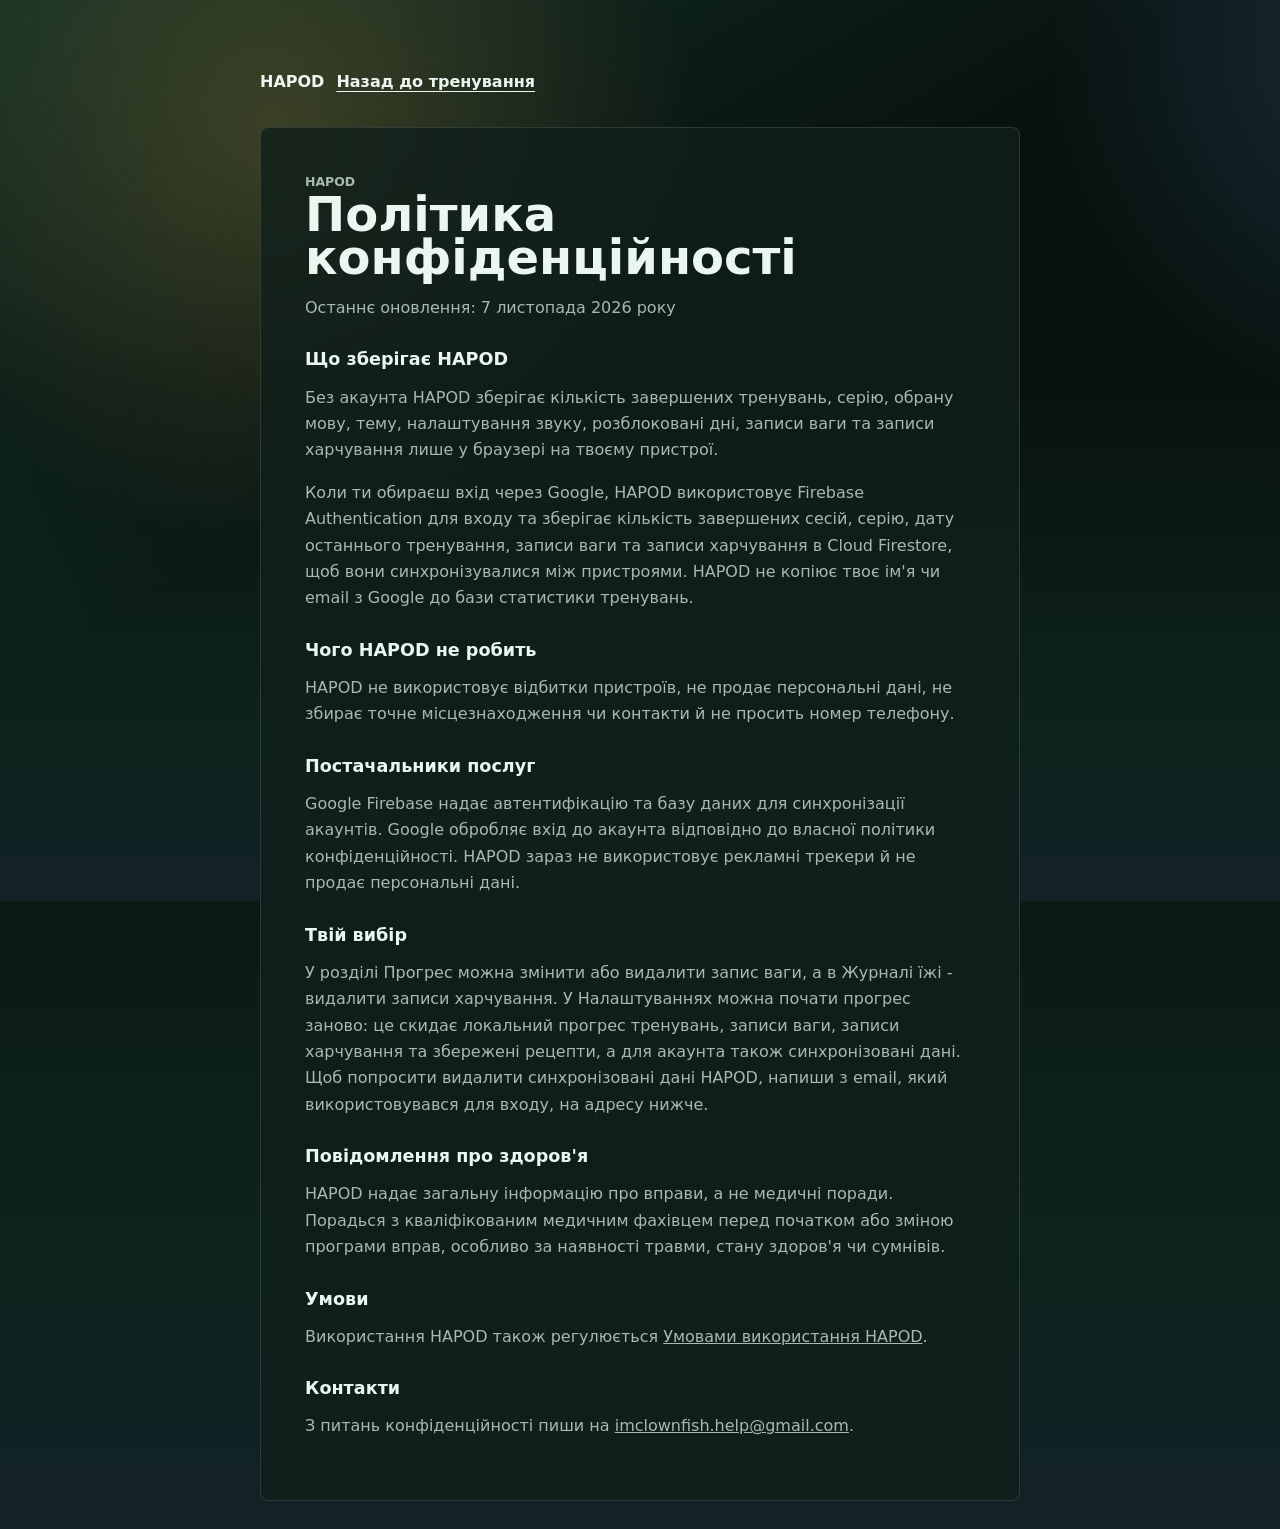
<file: privacy.html>
<!doctype html>
<html lang="en" data-theme="dark">
  <head>
    <meta charset="UTF-8" />
    <meta name="viewport" content="width=device-width, initial-scale=1, viewport-fit=cover" />
    <meta name="theme-color" content="#081310" />
    <meta name="description" content="HAPOD privacy policy" />
    <script>try { const theme = localStorage.getItem("hapodTheme") || "dark"; const language = localStorage.getItem("hapodLanguage") || "uk"; document.documentElement.dataset.theme = theme; document.documentElement.lang = language; } catch {}</script>
    <link rel="icon" href="icon.svg" />
    <link rel="stylesheet" href="styles.css?v=0.8.30" />
    <title>Privacy | HAPOD</title>
  </head>
  <body data-legal-page="privacy">
    <main class="legal-shell">
      <nav class="legal-nav" aria-label="Site navigation">
        <a href="index.html">HAPOD</a>
        <a class="legal-en" href="index.html">Back to workout</a>
        <a class="legal-uk" href="index.html">Назад до тренування</a>
      </nav>
      <article class="legal-page legal-copy legal-en">
        <p class="eyebrow">HAPOD</p><h1>Privacy Policy</h1><p>Last updated: November 7, 2026</p>
        <h2>What HAPOD stores</h2><p>Without an account, HAPOD stores your workout completion count, streak, selected language, theme, sound preference, unlocked workout days, weight check-ins, meal-log entries, and saved recipes only in your browser on your device.</p><p>When you choose Google sign-in, HAPOD uses Firebase Authentication to sign you in and stores your completed-session count, streak, last completed date, weight check-ins, meal-log entries, and saved recipes in Cloud Firestore so they can sync across your devices. HAPOD does not copy your Google email address or name into its workout-statistics database.</p>
        <h2>What HAPOD does not do</h2><p>HAPOD does not use device fingerprinting, sell personal information, collect precise location, collect contacts, or ask for a phone number.</p>
        <h2>Service providers</h2><p>Google Firebase provides authentication and the database used for signed-in account syncing. Google handles account sign-in under its own privacy policy. HAPOD does not currently use advertising trackers or sell personal information.</p>
        <h2>Your choices</h2><p>You can edit or remove a weight check-in from the Progress screen and remove meal-log entries from the Food Log. Restarting progress from Settings clears local workout progress, weight check-ins, meal-log entries, and saved recipes, and clears synced versions for a signed-in account. To request deletion of synced HAPOD data, email the address below from the account you used to sign in.</p>
        <h2>Health notice</h2><p>HAPOD provides general exercise information, not medical advice. Talk with a qualified health professional before starting or changing an exercise program, especially if you have an injury, medical condition, or concern.</p>
        <h2>Terms</h2><p>Using HAPOD is also subject to the <a href="terms.html">HAPOD Terms of Use</a>.</p>
        <h2>Contact</h2><p>For privacy questions, contact <a href="mailto:imclownfish.help@gmail.com">imclownfish.help@gmail.com</a>.</p>
      </article>
      <article class="legal-page legal-copy legal-uk">
        <p class="eyebrow">HAPOD</p><h1>Політика конфіденційності</h1><p>Останнє оновлення: 7 листопада 2026 року</p>
        <h2>Що зберігає HAPOD</h2><p>Без акаунта HAPOD зберігає кількість завершених тренувань, серію, обрану мову, тему, налаштування звуку, розблоковані дні, записи ваги та записи харчування лише у браузері на твоєму пристрої.</p><p>Коли ти обираєш вхід через Google, HAPOD використовує Firebase Authentication для входу та зберігає кількість завершених сесій, серію, дату останнього тренування, записи ваги та записи харчування в Cloud Firestore, щоб вони синхронізувалися між пристроями. HAPOD не копіює твоє ім'я чи email з Google до бази статистики тренувань.</p>
        <h2>Чого HAPOD не робить</h2><p>HAPOD не використовує відбитки пристроїв, не продає персональні дані, не збирає точне місцезнаходження чи контакти й не просить номер телефону.</p>
        <h2>Постачальники послуг</h2><p>Google Firebase надає автентифікацію та базу даних для синхронізації акаунтів. Google обробляє вхід до акаунта відповідно до власної політики конфіденційності. HAPOD зараз не використовує рекламні трекери й не продає персональні дані.</p>
        <h2>Твій вибір</h2><p>У розділі Прогрес можна змінити або видалити запис ваги, а в Журналі їжі - видалити записи харчування. У Налаштуваннях можна почати прогрес заново: це скидає локальний прогрес тренувань, записи ваги, записи харчування та збережені рецепти, а для акаунта також синхронізовані дані. Щоб попросити видалити синхронізовані дані HAPOD, напиши з email, який використовувався для входу, на адресу нижче.</p>
        <h2>Повідомлення про здоров'я</h2><p>HAPOD надає загальну інформацію про вправи, а не медичні поради. Порадься з кваліфікованим медичним фахівцем перед початком або зміною програми вправ, особливо за наявності травми, стану здоров'я чи сумнівів.</p>
        <h2>Умови</h2><p>Використання HAPOD також регулюється <a href="terms.html">Умовами використання HAPOD</a>.</p>
        <h2>Контакти</h2><p>З питань конфіденційності пиши на <a href="mailto:imclownfish.help@gmail.com">imclownfish.help@gmail.com</a>.</p>
      </article>
    </main>
    <script src="legal.js?v=0.8.30"></script>
  </body>
</html>
</file>
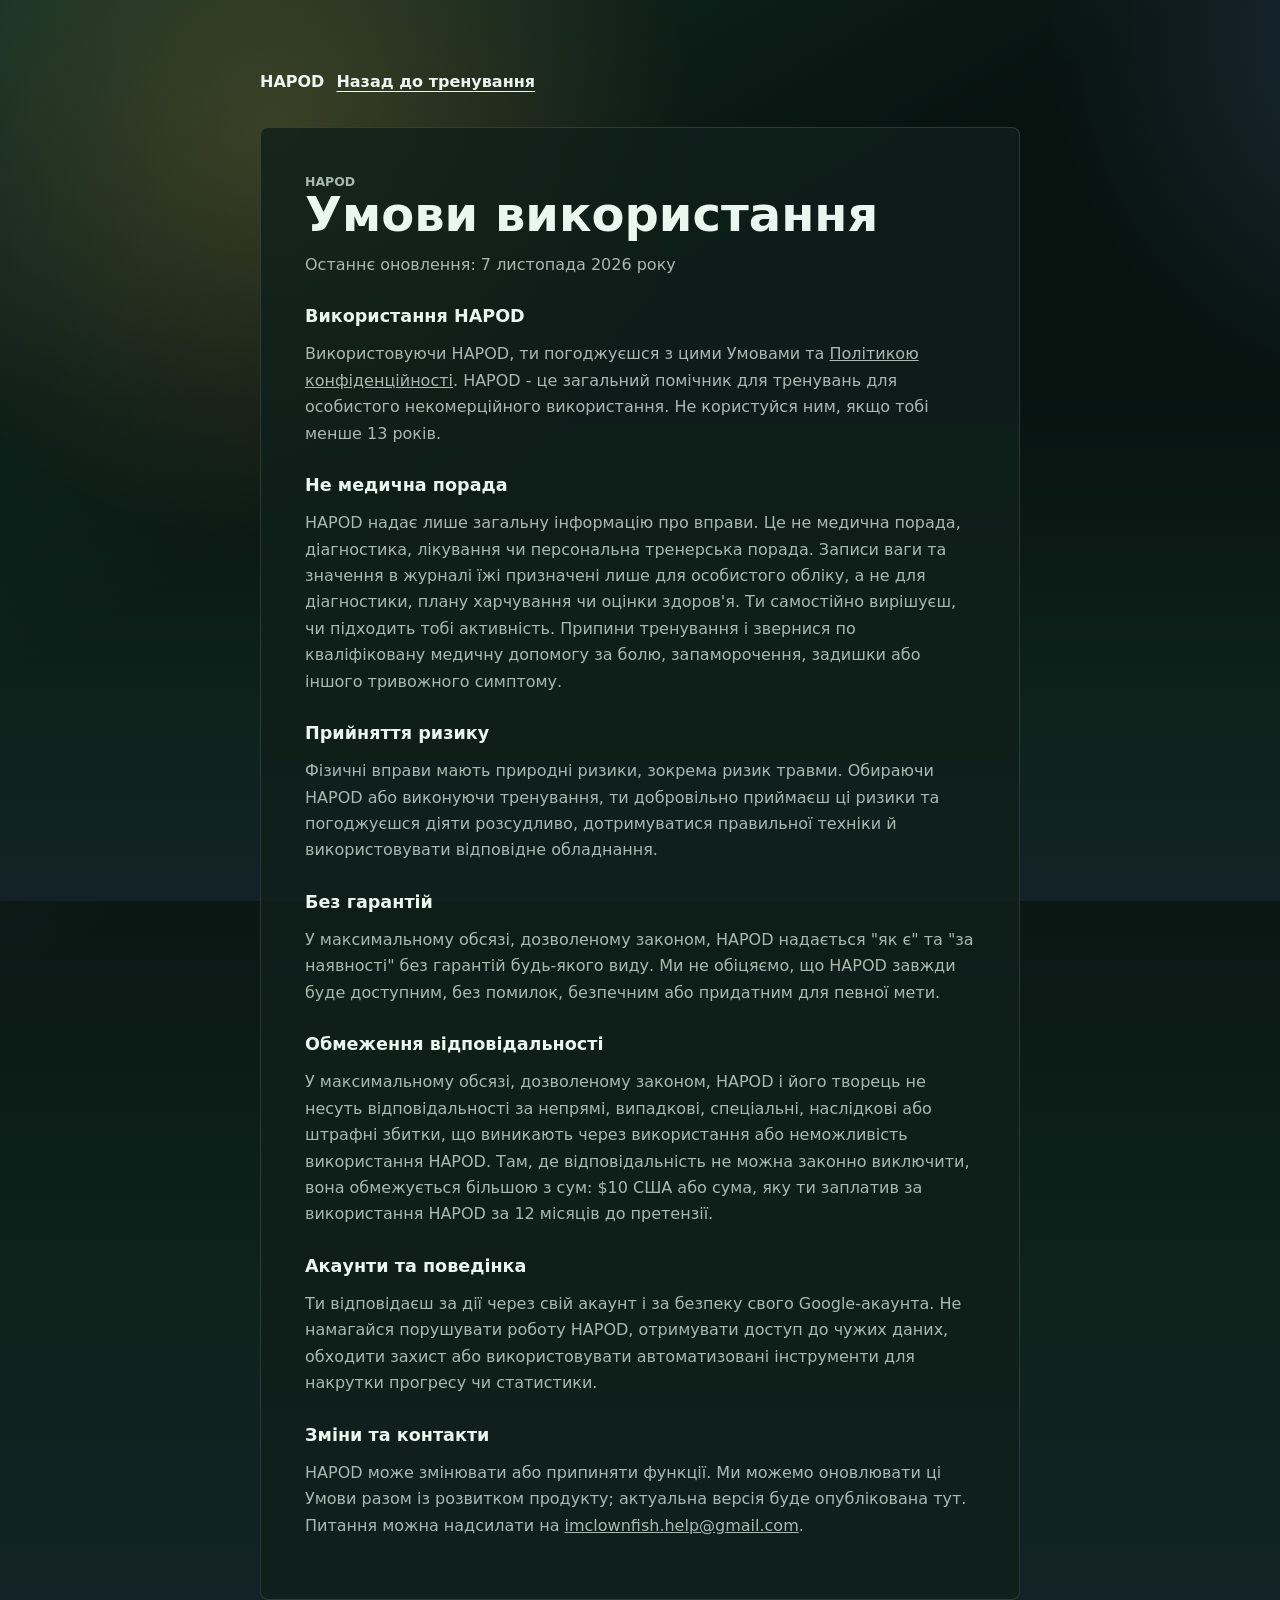
<file: terms.html>
<!doctype html>
<html lang="en" data-theme="dark">
  <head>
    <meta charset="UTF-8" />
    <meta name="viewport" content="width=device-width, initial-scale=1, viewport-fit=cover" />
    <meta name="theme-color" content="#081310" />
    <meta name="description" content="HAPOD terms of use" />
    <script>try { const theme = localStorage.getItem("hapodTheme") || "dark"; const language = localStorage.getItem("hapodLanguage") || "uk"; document.documentElement.dataset.theme = theme; document.documentElement.lang = language; } catch {}</script>
    <link rel="icon" href="icon.svg" />
    <link rel="stylesheet" href="styles.css?v=0.8.30" />
    <title>Terms | HAPOD</title>
  </head>
  <body data-legal-page="terms">
    <main class="legal-shell">
      <nav class="legal-nav" aria-label="Site navigation">
        <a href="index.html">HAPOD</a>
        <a class="legal-en" href="index.html">Back to workout</a>
        <a class="legal-uk" href="index.html">Назад до тренування</a>
      </nav>
      <article class="legal-page legal-copy legal-en">
        <p class="eyebrow">HAPOD</p><h1>Terms of Use</h1><p>Last updated: November 7, 2026</p>
        <h2>Using HAPOD</h2><p>By using HAPOD, you agree to these Terms and the <a href="privacy.html">Privacy Policy</a>. HAPOD is a general workout companion for personal, non-commercial use. Do not use it if you are under 13.</p>
        <h2>Not medical advice</h2><p>HAPOD provides general exercise information only. It does not provide medical advice, diagnosis, treatment, or personalized training advice. Weight check-ins and food-log values are personal recordkeeping only, not a diagnosis, nutrition plan, or assessment of health. You are responsible for deciding whether an activity is appropriate for you. Stop exercising and seek qualified medical help if you experience pain, dizziness, shortness of breath, or another concerning symptom.</p>
        <h2>Assumption of risk</h2><p>Exercise carries inherent risks, including injury. By choosing to use HAPOD or follow a workout, you voluntarily accept those risks and agree to use reasonable judgment, proper form, and appropriate equipment.</p>
        <h2>No warranty</h2><p>To the fullest extent permitted by law, HAPOD is provided "as is" and "as available" without warranties of any kind. We do not promise that HAPOD will always be available, error-free, secure, or suitable for a particular purpose.</p>
        <h2>Limits on liability</h2><p>To the fullest extent permitted by law, HAPOD and its creator are not liable for indirect, incidental, special, consequential, or punitive damages arising from your use of, or inability to use, HAPOD. Where liability cannot legally be excluded, it is limited to the greater of $10 USD or the amount you paid to use HAPOD in the 12 months before a claim.</p>
        <h2>Accounts and conduct</h2><p>You are responsible for activity through your account and for keeping your Google account secure. Do not attempt to disrupt HAPOD, access another person's data, bypass security controls, or use automated tools to inflate progress or statistics.</p>
        <h2>Changes and contact</h2><p>HAPOD may change or discontinue features. We may update these Terms as the product changes; the latest version will be posted here. Questions can be sent to <a href="mailto:imclownfish.help@gmail.com">imclownfish.help@gmail.com</a>.</p>
      </article>
      <article class="legal-page legal-copy legal-uk">
        <p class="eyebrow">HAPOD</p><h1>Умови використання</h1><p>Останнє оновлення: 7 листопада 2026 року</p>
        <h2>Використання HAPOD</h2><p>Використовуючи HAPOD, ти погоджуєшся з цими Умовами та <a href="privacy.html">Політикою конфіденційності</a>. HAPOD - це загальний помічник для тренувань для особистого некомерційного використання. Не користуйся ним, якщо тобі менше 13 років.</p>
        <h2>Не медична порада</h2><p>HAPOD надає лише загальну інформацію про вправи. Це не медична порада, діагностика, лікування чи персональна тренерська порада. Записи ваги та значення в журналі їжі призначені лише для особистого обліку, а не для діагностики, плану харчування чи оцінки здоров'я. Ти самостійно вирішуєш, чи підходить тобі активність. Припини тренування і звернися по кваліфіковану медичну допомогу за болю, запаморочення, задишки або іншого тривожного симптому.</p>
        <h2>Прийняття ризику</h2><p>Фізичні вправи мають природні ризики, зокрема ризик травми. Обираючи HAPOD або виконуючи тренування, ти добровільно приймаєш ці ризики та погоджуєшся діяти розсудливо, дотримуватися правильної техніки й використовувати відповідне обладнання.</p>
        <h2>Без гарантій</h2><p>У максимальному обсязі, дозволеному законом, HAPOD надається "як є" та "за наявності" без гарантій будь-якого виду. Ми не обіцяємо, що HAPOD завжди буде доступним, без помилок, безпечним або придатним для певної мети.</p>
        <h2>Обмеження відповідальності</h2><p>У максимальному обсязі, дозволеному законом, HAPOD і його творець не несуть відповідальності за непрямі, випадкові, спеціальні, наслідкові або штрафні збитки, що виникають через використання або неможливість використання HAPOD. Там, де відповідальність не можна законно виключити, вона обмежується більшою з сум: $10 США або сума, яку ти заплатив за використання HAPOD за 12 місяців до претензії.</p>
        <h2>Акаунти та поведінка</h2><p>Ти відповідаєш за дії через свій акаунт і за безпеку свого Google-акаунта. Не намагайся порушувати роботу HAPOD, отримувати доступ до чужих даних, обходити захист або використовувати автоматизовані інструменти для накрутки прогресу чи статистики.</p>
        <h2>Зміни та контакти</h2><p>HAPOD може змінювати або припиняти функції. Ми можемо оновлювати ці Умови разом із розвитком продукту; актуальна версія буде опублікована тут. Питання можна надсилати на <a href="mailto:imclownfish.help@gmail.com">imclownfish.help@gmail.com</a>.</p>
      </article>
    </main>
    <script src="legal.js?v=0.8.30"></script>
  </body>
</html>
</file>
<file: styles.css>
:root {
  color-scheme: dark;
  --ink: #edf7f2;
  --muted: #a8b9b2;
  --paper: #081310;
  --panel: rgba(15, 31, 27, 0.88);
  --soft-panel: rgba(255, 255, 255, 0.06);
  --line: rgba(221, 235, 226, 0.14);
  --deep: #eaf7f1;
  --leaf: #54d39d;
  --gold: #efb84d;
  --blue: #76a9fa;
  --danger: #ff5f57;
  --action-start: #155f49;
  --action-end: #2f9b73;
  --action-text: #ffffff;
  --timer-track: rgba(255, 255, 255, 0.1);
  --shadow: 0 22px 55px rgba(0, 0, 0, 0.35);
  --safe-top: max(72px, calc(env(safe-area-inset-top) + 24px));
  --safe-bottom: max(28px, calc(env(safe-area-inset-bottom) + 16px));
  --dialog-safe-top: max(92px, calc(env(safe-area-inset-top) + 34px));
  --drawer-width: min(390px, 88vw);
  font-family:
    Inter, ui-sans-serif, system-ui, -apple-system, BlinkMacSystemFont, "Segoe UI", sans-serif;
}

[data-theme="light"] {
  color-scheme: light;
  --ink: #10231e;
  --muted: #587069;
  --paper: #fbfaf5;
  --panel: rgba(255, 255, 255, 0.88);
  --soft-panel: rgba(255, 255, 255, 0.72);
  --line: #dfe8df;
  --deep: #14342b;
  --leaf: #2f7d62;
  --gold: #d59b2d;
  --blue: #386fa4;
  --danger: #a34336;
  --action-start: #14342b;
  --action-end: #1d5e4a;
  --action-text: #ffffff;
  --timer-track: #dfe8df;
  --shadow: 0 22px 55px rgba(16, 35, 30, 0.12);
}

* {
  box-sizing: border-box;
}

html {
  min-height: 100%;
  min-height: 100lvh;
  background:
    radial-gradient(circle at 18% 12%, color-mix(in srgb, var(--gold) 20%, transparent), transparent 26rem),
    radial-gradient(circle at 86% 3%, color-mix(in srgb, var(--blue) 18%, transparent), transparent 24rem),
    linear-gradient(150deg, color-mix(in srgb, var(--leaf) 14%, transparent), transparent 42%),
    linear-gradient(180deg, transparent 44%, color-mix(in srgb, var(--leaf) 8%, transparent) 80%, color-mix(in srgb, var(--blue) 10%, transparent) 100%),
    var(--paper);
  background-size: 120% 120%, 130% 130%, 100% 100%, 100% 100%, auto;
  background-repeat: no-repeat;
}

body {
  position: relative;
  min-height: 100dvh;
  min-height: 100lvh;
  margin: 0;
  color: var(--ink);
  isolation: isolate;
  background:
    radial-gradient(circle at 18% 12%, color-mix(in srgb, var(--gold) 20%, transparent), transparent 26rem),
    radial-gradient(circle at 86% 3%, color-mix(in srgb, var(--blue) 18%, transparent), transparent 24rem),
    linear-gradient(150deg, color-mix(in srgb, var(--leaf) 14%, transparent), transparent 42%),
    linear-gradient(180deg, transparent 44%, color-mix(in srgb, var(--leaf) 8%, transparent) 80%, color-mix(in srgb, var(--blue) 10%, transparent) 100%),
    var(--paper);
  background-size: 120% 120%, 130% 130%, 100% 100%, 100% 100%, auto;
  background-repeat: no-repeat;
  animation: ambient-bg 18s ease-in-out infinite alternate;
}

body::before {
  position: fixed;
  inset: -1px 0;
  z-index: 0;
  background:
    radial-gradient(circle at 18% 12%, color-mix(in srgb, var(--gold) 20%, transparent), transparent 26rem),
    radial-gradient(circle at 86% 3%, color-mix(in srgb, var(--blue) 18%, transparent), transparent 24rem),
    linear-gradient(150deg, color-mix(in srgb, var(--leaf) 14%, transparent), transparent 42%),
    linear-gradient(180deg, transparent 44%, color-mix(in srgb, var(--leaf) 8%, transparent) 80%, color-mix(in srgb, var(--blue) 10%, transparent) 100%),
    var(--paper);
  background-size: 120% 120%, 130% 130%, 100% 100%, 100% 100%, auto;
  pointer-events: none;
  content: "";
}

html.dialog-open,
body.dialog-open {
  overflow: hidden;
  overscroll-behavior: none;
}

body.dialog-open {
  position: fixed;
  right: 0;
  left: 0;
  width: 100%;
}

button {
  border: 0;
  border-radius: 8px;
  font: inherit;
  font-weight: 750;
  cursor: pointer;
  transition:
    transform 160ms ease,
    box-shadow 160ms ease,
    border-color 160ms ease,
    background 160ms ease;
  -webkit-tap-highlight-color: transparent;
}

button:active {
  transform: scale(0.98);
}

button:focus-visible {
  outline: 3px solid rgba(56, 111, 164, 0.35);
  outline-offset: 3px;
}

button svg {
  width: 1.15em;
  height: 1.15em;
  fill: none;
  stroke: currentColor;
  stroke-linecap: round;
  stroke-linejoin: round;
  stroke-width: 1.9;
}

.with-icon {
  display: inline-flex;
  align-items: center;
  justify-content: center;
  gap: 8px;
}

.app-shell {
  position: relative;
  z-index: 1;
  width: min(920px, 100%);
  min-height: 100svh;
  min-height: 100lvh;
  margin: 0 auto;
  padding: var(--safe-top) 16px var(--safe-bottom);
}

.app-shell:has(#homeView.active) {
  display: flex;
  flex-direction: column;
  justify-content: center;
}

.view.active#homeView {
  width: 100%;
}

.topbar {
  position: relative;
  z-index: 4;
  display: flex;
  justify-content: flex-end;
  min-height: 42px;
  margin-bottom: 8px;
  animation: rise-in 520ms ease both;
}

.eyebrow,
.date-line,
.mode-label,
.progress-block p {
  margin: 0;
  color: var(--muted);
  font-size: 0.78rem;
  font-weight: 800;
  letter-spacing: 0;
  text-transform: uppercase;
  overflow-wrap: normal;
  word-break: keep-all;
}

h1,
h2,
h3,
h4,
p {
  overflow-wrap: anywhere;
}

h1 {
  margin: 2px 0 0;
  color: var(--deep);
  font-size: clamp(2.45rem, 12vw, 4.7rem);
  line-height: 0.9;
}

h2 {
  margin: 8px 0 10px;
  color: var(--deep);
  font-size: clamp(2rem, 8vw, 3.7rem);
  line-height: 0.98;
}

h3 {
  margin: 0 0 10px;
  font-size: 1.45rem;
}

h4 {
  margin: 0 0 6px;
  color: var(--deep);
  font-size: 0.9rem;
}

.streak-pill {
  display: grid;
  min-width: 86px;
  padding: 10px 12px;
  border: 1px solid var(--line);
  border-radius: 8px;
  background: var(--soft-panel);
  text-align: center;
}

.streak-main {
  display: inline-flex;
  align-items: center;
  justify-content: center;
  gap: 4px;
}

#streakIcon {
  display: inline-grid;
  color: var(--gold);
}

#streakIcon svg {
  width: 1.25rem;
  height: 1.25rem;
  fill: none;
  stroke: currentColor;
}

.top-actions {
  display: block;
  pointer-events: auto;
}

.top-action-buttons {
  display: flex;
  align-items: center;
  gap: 8px;
}

.settings-button,
.account-button {
  display: grid;
  width: 42px;
  height: 42px;
  place-items: center;
  color: var(--deep);
  border: 1px solid var(--line);
  border-radius: 50%;
  background: var(--soft-panel);
  font-size: 1.05rem;
  transition:
    opacity 220ms ease,
    transform 220ms ease,
    background 160ms ease,
    border-color 160ms ease;
}

.account-button {
  color: var(--leaf);
}

.settings-button svg,
.account-button svg {
  width: 1.15rem;
  height: 1.15rem;
  fill: none;
  stroke: currentColor;
  stroke-linecap: round;
  stroke-linejoin: round;
  stroke-width: 1.9;
}

.settings-button.is-hidden {
  opacity: 0;
  pointer-events: none;
  transform: scale(0.88);
}

.streak-pill span {
  color: var(--leaf);
  font-size: 1.7rem;
  font-weight: 900;
  line-height: 1;
}

.streak-pill small {
  color: var(--muted);
  font-size: 0.68rem;
  font-weight: 800;
  text-transform: uppercase;
}

.view {
  display: none;
}

.view.active {
  display: block;
  animation: view-in 280ms ease both;
}

.hero,
.exercise-card,
.info-panel,
.finish-card {
  border: 1px solid var(--line);
  border-radius: 8px;
  background: var(--panel);
  box-shadow: var(--shadow);
  backdrop-filter: blur(18px);
}

.hero {
  position: relative;
  overflow: hidden;
  padding: 20px;
}

.hero-heading {
  position: relative;
  z-index: 2;
}

.hero-title-row {
  display: flex;
  align-items: center;
  justify-content: space-between;
  gap: 16px;
}

.hero-title-row h2 {
  margin: 4px 0 0;
  font-size: clamp(2.35rem, 8vw, 4.3rem);
  line-height: 0.9;
  white-space: nowrap;
}

.hero-streak {
  position: relative;
  z-index: 2;
  flex: 0 0 auto;
}

.hero-streak .streak-pill {
  min-width: 96px;
  padding: 8px 10px;
}

.hero::after {
  position: absolute;
  right: -44px;
  bottom: -54px;
  width: 180px;
  height: 180px;
  border: 20px solid rgba(47, 125, 98, 0.1);
  border-radius: 50%;
  content: "";
}

.finish-card p {
  margin: 0;
  color: var(--muted);
  font-size: 1.05rem;
  line-height: 1.5;
}

.today-note {
  position: relative;
  z-index: 1;
  margin-top: 14px;
  padding: 12px 14px;
  border-left: 4px solid var(--gold);
  border-radius: 8px;
  color: var(--deep);
  background: color-mix(in srgb, var(--gold) 14%, transparent);
  font-weight: 750;
  line-height: 1.35;
}

.today-note p {
  margin: 0;
}

.today-note a {
  display: inline-flex;
  margin-top: 8px;
  color: var(--leaf-light);
  font-size: 0.75rem;
  font-weight: 700;
  letter-spacing: 0;
  text-decoration-thickness: 1px;
  text-underline-offset: 3px;
}

.settings-privacy {
  display: inline-flex;
  width: fit-content;
  margin-top: 4px;
  color: var(--muted);
  font-size: 0.82rem;
  font-weight: 700;
  letter-spacing: 0;
  text-decoration-thickness: 1px;
  text-underline-offset: 3px;
}

.legal-shell {
  position: relative;
  z-index: 1;
  width: min(760px, calc(100% - 32px));
  min-height: 100vh;
  margin: 0 auto;
  padding: var(--safe-top) 0 var(--safe-bottom);
}

.legal-nav {
  display: flex;
  align-items: center;
  gap: 12px;
  margin-bottom: 36px;
}

.legal-nav a {
  color: var(--text);
  font-weight: 800;
  text-decoration: none;
}

.legal-nav a:last-child {
  color: var(--leaf-light);
  text-decoration: underline;
  text-underline-offset: 4px;
}

.legal-page {
  padding: clamp(22px, 5vw, 44px);
  border: 1px solid var(--line);
  border-radius: 8px;
  background: color-mix(in srgb, var(--panel) 92%, transparent);
}

.legal-page h1 {
  margin: 0 0 8px;
  font-size: clamp(2rem, 6vw, 3rem);
  letter-spacing: 0;
}

.legal-page h2 {
  margin: 30px 0 9px;
  font-size: 1.1rem;
  letter-spacing: 0;
}

.legal-page p,
.legal-page li {
  color: var(--muted);
  line-height: 1.65;
}

.legal-page ul {
  padding-left: 20px;
}

.legal-page a {
  color: var(--leaf-light);
}

.legal-uk {
  display: none;
}

html[lang="uk"] .legal-en {
  display: none;
}

html[lang="uk"] .legal-uk {
  display: block;
}

html[lang="uk"] .legal-nav .legal-uk {
  display: inline;
}

[data-theme="light"] .today-note a {
  color: var(--leaf-dark);
}

.day-section {
  margin-top: 10px;
  padding: 14px;
  border: 1px solid var(--line);
  border-radius: 8px;
  background: var(--soft-panel);
}

.day-section-copy {
  display: grid;
  grid-template-rows: auto 0fr;
  gap: 0;
  margin-bottom: 6px;
  transition: gap 240ms ease, margin-bottom 240ms ease;
}

.day-section-copy strong {
  color: var(--deep);
  max-height: 0;
  overflow: hidden;
  opacity: 0;
  font-size: 0.9rem;
  text-align: left;
  transform: translateY(-5px);
  transition: max-height 240ms ease, opacity 180ms ease, transform 240ms ease;
}

.week-heading {
  display: inline-flex;
  align-items: center;
  gap: 8px;
}

.week-icon {
  display: grid;
  width: 30px;
  height: 30px;
  place-items: center;
  border-radius: 8px;
  color: var(--action-text);
  background: linear-gradient(135deg, var(--action-start), var(--action-end));
}

.week-icon svg {
  width: 1rem;
  height: 1rem;
  fill: none;
  stroke: currentColor;
}

.day-section-copy.has-status {
  grid-template-rows: auto 1fr;
  gap: 8px;
  margin-bottom: 12px;
}

.day-section-copy.has-status strong {
  max-height: 52px;
  opacity: 1;
  transform: translateY(0);
}

.day-strip {
  display: grid;
  grid-template-columns: repeat(7, minmax(42px, 1fr));
  gap: 8px;
  margin: 0;
}

.day-button {
  min-height: 46px;
  padding: 0 6px;
  color: var(--deep);
  border: 1px solid var(--line);
  background: var(--soft-panel);
  font-size: 0.88rem;
  font-weight: 900;
}

.day-button[aria-pressed="true"] {
  color: var(--action-text);
  border-color: transparent;
  background: linear-gradient(135deg, var(--action-start), var(--action-end));
  box-shadow: 0 12px 22px rgba(20, 52, 43, 0.18);
}

.day-button.is-today {
  border-color: color-mix(in srgb, var(--gold) 70%, var(--line));
}

.day-button.is-locked {
  color: var(--muted);
}

.day-button.is-locked::after {
  display: block;
  margin-top: 1px;
  content: "🔒";
  font-size: 0.62rem;
}

.summary-grid {
  display: grid;
  grid-template-columns: repeat(3, 1fr);
  gap: 10px;
  margin: 10px 0;
}

.summary-grid article {
  min-height: 82px;
  padding: 14px 10px;
  border: 1px solid var(--line);
  border-radius: 8px;
  background: var(--soft-panel);
  text-align: center;
  animation: rise-in 460ms ease both;
}

.summary-grid article:nth-child(2) {
  animation-delay: 60ms;
}

.summary-grid article:nth-child(3) {
  animation-delay: 120ms;
}

.summary-grid span {
  color: var(--deep);
  font-size: 1.65rem;
  font-weight: 900;
}

.summary-grid p {
  margin: 2px 0 0;
  color: var(--muted);
  font-size: 0.78rem;
  font-weight: 800;
  text-transform: uppercase;
}

.action-row {
  display: grid;
  grid-template-columns: 1.35fr 1fr;
  gap: 10px;
}

.primary-action,
.secondary-action,
.timer-controls button {
  min-height: 56px;
  padding: 0 16px;
}

.primary-action {
  color: var(--action-text);
  background: linear-gradient(135deg, var(--action-start), var(--action-end));
  box-shadow: 0 15px 28px rgba(20, 52, 43, 0.18);
}

.secondary-action,
.timer-controls button {
  color: var(--deep);
  border: 1px solid var(--line);
  background: var(--soft-panel);
}

.secondary-action:hover,
.timer-controls button:hover,
.icon-button:hover,
.settings-button:hover,
.setting-pill:hover {
  border-color: rgba(47, 125, 98, 0.35);
}

.progress-block {
  margin: 4px 0 14px;
}

.progress-track {
  height: 10px;
  margin-top: 8px;
  overflow: hidden;
  border-radius: 999px;
  background: var(--timer-track);
}

.progress-track span {
  display: block;
  width: 0%;
  height: 100%;
  border-radius: inherit;
  background: linear-gradient(90deg, var(--leaf), var(--gold));
  transition: width 420ms ease;
}

.exercise-card {
  position: relative;
  overflow: hidden;
  min-height: 430px;
  padding: 22px 18px;
  text-align: center;
}

.exercise-card::before {
  position: absolute;
  inset: 16px;
  border: 1px solid color-mix(in srgb, var(--leaf) 14%, transparent);
  border-radius: 8px;
  pointer-events: none;
  content: "";
}

.exercise-card.is-rest .timer-face {
  --timer-color: var(--blue);
}

.exercise-card.is-warning .timer-face {
  --timer-color: var(--danger);
  animation: focus-pulse 800ms ease infinite;
}

.target-line {
  min-height: 28px;
  margin: 0;
  color: var(--muted);
  font-size: 1.05rem;
  font-weight: 750;
}

.timer-face {
  position: relative;
  display: grid;
  width: min(78vw, 350px);
  aspect-ratio: 1;
  place-items: center;
  align-content: center;
  margin: 24px auto 18px;
  padding: 12px;
  border: 0;
  border-radius: 50%;
  background: conic-gradient(var(--timer-color) var(--timer-progress), var(--timer-track) 0);
  color: var(--deep);
  font-size: clamp(3.2rem, 16vw, 5.6rem);
  font-weight: 950;
  font-variant-numeric: tabular-nums;
  transition:
    border-color 220ms ease,
    transform 220ms ease;
}

.timer-face::before {
  position: absolute;
  inset: 12px;
  z-index: 0;
  border-radius: 50%;
  background:
    radial-gradient(circle, var(--panel) 58%, color-mix(in srgb, var(--gold) 12%, transparent)),
    linear-gradient(135deg, color-mix(in srgb, var(--blue) 9%, transparent), transparent);
  content: "";
}

.timer-face span,
.timer-face small {
  position: relative;
  z-index: 1;
}

#timerValue {
  display: block;
  max-width: 78%;
  overflow-wrap: normal;
  text-align: center;
  line-height: 0.95;
}

.timer-face.has-long-value #timerValue {
  font-size: clamp(1.55rem, 8vw, 3rem);
  line-height: 1.05;
}

.timer-face small {
  display: block;
  margin-top: 4px;
  color: var(--muted);
  font-size: 0.78rem;
  font-weight: 850;
  text-transform: uppercase;
}

.coach-line {
  min-height: 50px;
  margin: 0 auto;
  color: var(--muted);
  font-size: 1rem;
  line-height: 1.45;
  max-width: 34rem;
}

.next-up {
  min-height: 40px;
  margin-top: 16px;
  padding: 10px 12px;
  border-radius: 8px;
  color: var(--deep);
  background: color-mix(in srgb, var(--leaf) 12%, transparent);
  font-size: 0.9rem;
  font-weight: 800;
}

.timer-controls {
  display: grid;
  grid-template-columns: repeat(4, 1fr);
  gap: 10px;
  margin-top: 12px;
}

/* The active session is a focused, single-screen control surface. */
.app-shell:has(#workoutView.active) {
  display: flex;
  flex-direction: column;
  justify-content: center;
  padding-top: 24px;
}

.app-shell:has(#workoutView.active) .topbar {
  display: none;
}

#workoutView.active {
  display: grid;
  width: min(680px, 100%);
  gap: 10px;
  margin: 0 auto;
}

#workoutView .progress-block {
  margin: 0;
}

#workoutView .exercise-card {
  display: flex;
  min-height: 0;
  padding: 16px;
  flex-direction: column;
  align-items: center;
}

#workoutView .exercise-card::before {
  inset: 10px;
}

#workoutView h2 {
  margin: 4px 0 6px;
  font-size: clamp(1.85rem, 7vw, 3.1rem);
}

#workoutView .target-line {
  min-height: 0;
  font-size: 0.95rem;
}

#workoutView .timer-face {
  width: min(54vw, 250px);
  margin: 16px auto 12px;
  font-size: clamp(2.6rem, 13vw, 4.2rem);
}

#workoutView .timer-face.has-long-value #timerValue {
  font-size: clamp(1.35rem, 7vw, 2.35rem);
}

#workoutView .coach-line {
  min-height: 0;
  font-size: 0.9rem;
  line-height: 1.35;
}

#workoutView .next-up {
  width: 100%;
  min-height: 0;
  margin-top: 10px;
  padding: 8px 10px;
  font-size: 0.82rem;
}

#workoutView .timer-controls {
  gap: 8px;
  margin-top: 0;
}

#workoutView .timer-controls button {
  min-height: 48px;
  padding: 0 10px;
  font-size: 0.88rem;
}

#workoutView .exercise-card.is-transitioning {
  animation: workout-step-in 380ms cubic-bezier(0.2, 0.8, 0.2, 1) both;
}

#workoutView .exercise-card.is-transitioning .timer-face {
  animation: timer-settle 440ms cubic-bezier(0.16, 0.84, 0.28, 1) both;
}

#workoutView.is-paused .timer-face {
  animation: paused-breathe 2.1s ease-in-out infinite;
}

@media (max-width: 540px) and (max-height: 740px) {
  .app-shell:has(#workoutView.active) {
    justify-content: flex-start;
    padding-top: max(64px, calc(env(safe-area-inset-top) + 12px));
    padding-bottom: 16px;
  }

  #workoutView.active {
    gap: 8px;
  }

  #workoutView .progress-block {
    margin-bottom: 0;
  }

  #workoutView .exercise-card {
    padding: 12px;
  }

  #workoutView .exercise-card::before {
    inset: 8px;
  }

  #workoutView h2 {
    margin: 2px 0 4px;
    font-size: clamp(1.65rem, 7vw, 2.2rem);
  }

  #workoutView .timer-face {
    width: min(44vw, 176px);
    margin: 8px auto;
  }

  #workoutView .coach-line {
    font-size: 0.8rem;
  }

  #workoutView .next-up {
    margin-top: 6px;
    padding: 6px 8px;
    font-size: 0.76rem;
  }

  #workoutView .timer-controls button {
    min-height: 44px;
    font-size: 0.8rem;
  }
}

#cancelWorkout {
  color: var(--danger);
  border-color: color-mix(in srgb, var(--danger) 35%, var(--line));
}

.section-heading {
  display: flex;
  align-items: center;
  gap: 12px;
  margin-bottom: 14px;
}

.section-heading h2 {
  margin: 0;
  font-size: 2rem;
}

.icon-button {
  width: 48px;
  height: 48px;
  color: var(--deep);
  border: 1px solid var(--line);
  background: var(--soft-panel);
  font-size: 1.4rem;
}

.exercise-list {
  display: grid;
  gap: 10px;
}

.plan-item {
  display: grid;
  grid-template-columns: 42px 1fr;
  gap: 12px;
  padding: 14px;
  border: 1px solid var(--line);
  border-radius: 8px;
  background: var(--soft-panel);
  cursor: pointer;
  transition:
    transform 160ms ease,
    border-color 160ms ease,
    box-shadow 160ms ease;
}

.plan-item:hover {
  border-color: rgba(47, 125, 98, 0.35);
  box-shadow: 0 12px 26px rgba(16, 35, 30, 0.08);
  transform: translateY(-1px);
}

.plan-item strong {
  color: var(--deep);
  font-size: 1.05rem;
}

.plan-item p {
  margin: 4px 0 0;
  color: var(--muted);
  line-height: 1.4;
}

.plan-number {
  display: grid;
  width: 42px;
  height: 42px;
  place-items: center;
  border-radius: 8px;
  color: white;
  background: var(--leaf);
  font-weight: 900;
}

.info-panel,
.finish-card {
  padding: 20px;
}

.info-panel > p,
.detail-group p {
  margin: 0;
  color: var(--muted);
  line-height: 1.5;
}

.exercise-demo {
  display: grid;
  min-height: 164px;
  margin: 14px 0 16px;
  place-items: center;
  overflow: hidden;
  border: 1px solid color-mix(in srgb, var(--line) 70%, var(--leaf) 30%);
  border-radius: 8px;
  background: color-mix(in srgb, var(--surface) 82%, var(--leaf) 18%);
}

.exercise-demo img {
  display: block;
  width: 100%;
  max-height: 270px;
  object-fit: contain;
}

.detail-group {
  margin-top: 16px;
  padding-top: 16px;
  border-top: 1px solid var(--line);
}

.finish-card {
  position: relative;
  overflow: hidden;
  margin-top: 18svh;
  text-align: center;
  z-index: 1;
}

.finish-card .primary-action {
  width: 100%;
  margin-top: 20px;
}

.dialog-layer {
  position: fixed;
  inset: 0;
  z-index: 20;
  display: flex;
  align-items: end;
  justify-content: center;
  padding: var(--dialog-safe-top) 16px var(--safe-bottom);
  background: rgba(0, 0, 0, 0);
  opacity: 0;
  pointer-events: none;
  overscroll-behavior: contain;
  backdrop-filter: blur(0);
  transition:
    opacity 320ms ease,
    background 320ms ease,
    backdrop-filter 320ms ease;
}

.dialog-layer.active {
  background: rgba(0, 0, 0, 0.34);
  opacity: 1;
  pointer-events: auto;
  backdrop-filter: blur(8px);
}

.dialog-layer.is-closing {
  background: rgba(0, 0, 0, 0);
  opacity: 0;
  pointer-events: none;
  backdrop-filter: blur(0);
}

#settingsDialog {
  align-items: stretch;
  justify-content: flex-end;
  padding: 0;
}

#settingsDialog .dialog-card {
  width: var(--drawer-width);
  min-height: 100dvh;
  padding: var(--safe-top) clamp(18px, 4vw, 28px) var(--safe-bottom);
  border-block: 0;
  border-right: 0;
  border-radius: 8px 0 0 8px;
  transform: translateX(100%);
  animation: drawer-in 340ms cubic-bezier(0.2, 0.8, 0.2, 1) forwards;
}

#settingsDialog .dialog-card h2 {
  font-size: 1.75rem;
  overflow-wrap: normal;
  word-break: normal;
}

#settingsDialog.is-closing .dialog-card {
  animation: drawer-out 340ms cubic-bezier(0.4, 0, 0.2, 1) forwards;
}

.dialog-card {
  width: min(520px, 100%);
  max-height: calc(100dvh - var(--dialog-safe-top) - var(--safe-bottom));
  overflow-y: auto;
  overscroll-behavior: contain;
  -webkit-overflow-scrolling: touch;
  padding: 18px;
  border: 1px solid var(--line);
  border-radius: 8px;
  background: var(--panel);
  box-shadow: var(--shadow);
  backdrop-filter: blur(18px);
  animation: view-in 220ms ease both;
}

.settings-card .compact-heading {
  margin-bottom: 12px;
}

.settings-card {
  display: flex;
  flex-direction: column;
}

.settings-card .setting-row,
.settings-card .setting-group {
  padding-block: 12px;
}

.settings-card .settings-links {
  margin-top: 8px;
}

.settings-card .settings-version {
  margin-top: auto;
  padding-top: 12px;
}

.dialog-card h2 {
  margin-top: 4px;
  font-size: clamp(1.65rem, 8vw, 2.5rem);
}

.dialog-card > p {
  color: var(--muted);
  line-height: 1.45;
}

.dialog-actions {
  display: grid;
  grid-template-columns: 1fr 1fr;
  gap: 10px;
  margin-top: 16px;
}

.account-card #accountGuest > p,
.account-card #accountMember > p {
  margin: 0;
  color: var(--muted);
  line-height: 1.5;
}

.account-card .primary-action,
.account-card #signOut {
  width: 100%;
  margin-top: 16px;
}

.account-card .account-actions .primary-action,
.account-card .account-actions .secondary-action,
.account-card .account-actions .danger-action {
  width: auto;
  margin-top: 0;
}

.account-progress-open {
  width: 100%;
  margin-top: 14px;
}

.account-progress-hint {
  margin: 7px 0 0;
  color: var(--muted);
  font-size: 0.78rem;
  line-height: 1.35;
  text-align: center;
}

.account-stats {
  display: grid;
  grid-template-columns: repeat(2, minmax(0, 1fr));
  gap: 10px;
  margin-top: 16px;
}

.account-stats article {
  min-width: 0;
  padding: 12px;
  border: 1px solid var(--line);
  border-radius: 8px;
  background: color-mix(in srgb, var(--panel) 78%, var(--leaf) 22%);
  animation: account-stat-in 360ms both cubic-bezier(0.2, 0.8, 0.2, 1);
}

.account-stats article:nth-child(2) {
  animation-delay: 70ms;
}

.account-stats strong,
.account-stats span {
  display: block;
}

.account-stats strong {
  color: var(--deep);
  font-size: 1.45rem;
  line-height: 1;
}

.account-stats span {
  margin-top: 6px;
  color: var(--muted);
  font-size: 0.76rem;
  font-weight: 800;
  line-height: 1.2;
}

.account-stats small {
  display: block;
  margin-top: 4px;
  color: var(--muted);
  font-size: 0.68rem;
  line-height: 1.2;
}

@keyframes account-stat-in {
  from {
    opacity: 0;
    transform: translateY(8px) scale(0.98);
  }
  to {
    opacity: 1;
    transform: translateY(0) scale(1);
  }
}

.weight-card {
  width: min(540px, 100%);
}

.nutrition-card { width: min(560px, 100%); }
.nutrition-title-row { display: flex; align-items: center; gap: 8px; }
.nutrition-title-row h2 { margin-bottom: 0; }
.experimental-badge { display: inline-flex; align-items: center; min-height: 22px; padding: 3px 7px; color: var(--gold); border: 1px solid color-mix(in srgb, var(--gold) 45%, var(--line)); border-radius: 999px; background: color-mix(in srgb, var(--gold) 10%, transparent); font-size: 0.62rem; font-weight: 850; line-height: 1; text-transform: uppercase; white-space: nowrap; }

.nutrition-summary {
  display: grid;
  grid-template-columns: 1.5fr repeat(3, 1fr);
  gap: 8px;
  margin-top: 14px;
}

.nutrition-summary article {
  min-width: 0;
  padding: 10px;
  border: 1px solid var(--line);
  border-radius: 8px;
  background: color-mix(in srgb, var(--panel) 78%, var(--leaf) 22%);
}

.nutrition-summary strong,
.nutrition-summary span { display: block; }
.nutrition-summary strong { color: var(--deep); font-size: 1.05rem; line-height: 1; }
.nutrition-summary span { margin-top: 5px; color: var(--muted); font-size: 0.62rem; font-weight: 800; line-height: 1.15; }

.quick-foods { display: grid; grid-template-columns: repeat(4, minmax(0, 1fr)); gap: 7px; margin-top: 12px; }
.quick-food { min-height: 42px; padding: 6px; color: var(--deep); border: 1px solid var(--line); background: var(--soft-panel); font-size: 0.72rem; line-height: 1.1; }
.quick-food:hover { border-color: var(--leaf); background: color-mix(in srgb, var(--leaf) 16%, var(--soft-panel)); }
.quick-food.is-recipe { border-color: color-mix(in srgb, var(--gold) 42%, var(--line)); }
.recipe-toggle { width: 100%; min-height: 40px; margin-top: 8px; font-size: 0.78rem; }
.recipe-builder[hidden] { display: none; }
.recipe-builder { display: grid; gap: 9px; margin-top: 9px; padding: 11px; border: 1px solid color-mix(in srgb, var(--gold) 38%, var(--line)); border-radius: 8px; background: color-mix(in srgb, var(--gold) 7%, var(--soft-panel)); }
.recipe-builder-head { display: flex; align-items: center; justify-content: space-between; gap: 10px; color: var(--deep); font-size: 0.82rem; }
.recipe-builder-head button, .recipe-ingredient button { width: 28px; height: 28px; flex: 0 0 auto; color: var(--danger); border: 1px solid color-mix(in srgb, var(--danger) 35%, var(--line)); background: transparent; font-size: 1.25rem; line-height: 1; }
.recipe-basics { display: grid; grid-template-columns: minmax(0, 1fr) 92px; gap: 7px; }
.recipe-basics label { min-width: 0; color: var(--deep); font-size: 0.7rem; font-weight: 800; }
.recipe-basics span { display: block; margin-bottom: 4px; }
.recipe-builder input { width: 100%; min-width: 0; min-height: 36px; padding: 0 8px; color: var(--deep); border: 1px solid var(--line); border-radius: 7px; outline: none; background: var(--panel); font: inherit; font-size: 0.76rem; }
.recipe-ingredients { display: grid; gap: 5px; }
.recipe-ingredient { display: grid; grid-template-columns: minmax(0, 1.7fr) repeat(4, minmax(42px, .62fr)) 28px; gap: 4px; }
.recipe-ingredient input { min-height: 32px; padding-inline: 6px; font-size: 0.68rem; }
.recipe-actions { display: grid; grid-template-columns: 1fr 1fr; gap: 7px; }
.recipe-actions button { min-height: 38px; padding-inline: 6px; font-size: 0.72rem; }

.food-log { display: grid; gap: 6px; max-height: 170px; margin-top: 12px; overflow-y: auto; overscroll-behavior: contain; }
.food-log > p { margin: 0; padding: 12px; color: var(--muted); border: 1px dashed var(--line); border-radius: 8px; font-size: 0.8rem; text-align: center; }
.food-log article { display: flex; align-items: center; justify-content: space-between; gap: 10px; padding: 8px 10px; border: 1px solid var(--line); border-radius: 8px; background: var(--soft-panel); }
.food-log strong, .food-log small { display: block; }
.food-log strong { color: var(--deep); font-size: 0.8rem; }
.food-log small { margin-top: 2px; color: var(--muted); font-size: 0.67rem; }
.food-log button { width: 30px; height: 30px; flex: 0 0 auto; color: var(--danger); border: 1px solid color-mix(in srgb, var(--danger) 38%, var(--line)); background: transparent; font-size: 1.35rem; line-height: 1; }

.food-form { display: grid; gap: 8px; margin-top: 12px; padding-top: 12px; border-top: 1px solid var(--line); }
.food-form > label, .food-macros label { color: var(--deep); font-size: 0.76rem; font-weight: 800; }
.food-form input { width: 100%; min-width: 0; min-height: 40px; margin-top: 5px; padding: 0 9px; color: var(--deep); border: 1px solid var(--line); border-radius: 8px; outline: none; background: var(--soft-panel); font: inherit; font-size: 0.84rem; }
.food-form input:focus { border-color: var(--leaf); box-shadow: 0 0 0 3px color-mix(in srgb, var(--leaf) 16%, transparent); }
.food-macros { display: grid; grid-template-columns: repeat(4, minmax(0, 1fr)); gap: 7px; }
.food-macros label { min-width: 0; }
.food-macros span { display: block; overflow: hidden; text-overflow: ellipsis; white-space: nowrap; }
.food-form-note, .food-privacy { margin: 0; color: var(--muted); font-size: 0.7rem; line-height: 1.3; }
.food-form .primary-action { width: 100%; min-height: 44px; margin-top: 2px; }

.weight-summary {
  display: grid;
  grid-template-columns: repeat(2, minmax(0, 1fr));
  gap: 10px;
  margin-top: 14px;
}

.weight-summary article {
  min-width: 0;
  padding: 14px;
  border: 1px solid var(--line);
  border-radius: 8px;
  background: color-mix(in srgb, var(--panel) 78%, var(--leaf) 22%);
}

.weight-summary span,
.weight-summary small {
  display: block;
}

.weight-summary span {
  color: var(--deep);
  font-size: clamp(1.25rem, 5vw, 1.7rem);
  font-weight: 900;
  line-height: 1;
}

.weight-summary small {
  margin-top: 7px;
  color: var(--muted);
  font-size: 0.72rem;
  font-weight: 800;
  line-height: 1.2;
}

.weight-chart {
  min-height: 112px;
  margin-top: 12px;
  padding: 12px;
  border: 1px solid var(--line);
  border-radius: 8px;
  background: var(--soft-panel);
}

.weight-chart > p {
  margin: 0;
  color: var(--muted);
  font-size: 0.82rem;
  font-weight: 700;
  line-height: 1.4;
}

.weight-chart-title {
  margin-bottom: 8px !important;
  color: var(--deep) !important;
  font-size: 0.74rem !important;
  font-weight: 850 !important;
  text-transform: uppercase;
}

.weight-bars {
  display: grid;
  grid-template-columns: repeat(7, minmax(0, 1fr));
  align-items: end;
  min-height: 78px;
  gap: 6px;
}

.weight-bar {
  display: grid;
  grid-template-rows: auto 1fr auto;
  min-width: 0;
  height: 78px;
  align-items: end;
  text-align: center;
}

.weight-bar::before {
  display: block;
  grid-row: 2;
  width: 100%;
  height: var(--height);
  min-height: 10px;
  border-radius: 4px 4px 2px 2px;
  background: linear-gradient(180deg, var(--leaf), color-mix(in srgb, var(--leaf) 54%, var(--blue) 46%));
  box-shadow: 0 8px 16px color-mix(in srgb, var(--leaf) 18%, transparent);
  content: "";
  animation: weight-bar-in 460ms both cubic-bezier(0.2, 0.8, 0.2, 1);
}

.weight-bar strong {
  overflow: hidden;
  color: var(--deep);
  font-size: 0.66rem;
  line-height: 1;
  text-overflow: ellipsis;
  white-space: nowrap;
}

.weight-bar small {
  margin-top: 4px;
  color: var(--muted);
  font-size: 0.6rem;
  line-height: 1;
}

.weight-form {
  margin-top: 14px;
  padding-top: 14px;
  border-top: 1px solid var(--line);
}

.weight-form label {
  display: block;
  color: var(--deep);
  font-size: 0.86rem;
  font-weight: 800;
}

.weight-input-row {
  display: grid;
  grid-template-columns: minmax(0, 1fr) minmax(124px, 0.66fr);
  gap: 10px;
  margin-top: 8px;
}

.weight-input-row input {
  width: 100%;
  min-width: 0;
  min-height: 48px;
  padding: 0 12px;
  color: var(--deep);
  border: 1px solid var(--line);
  border-radius: 8px;
  outline: none;
  background: var(--soft-panel);
  font: inherit;
  font-weight: 800;
}

.weight-input-row input:focus {
  border-color: var(--leaf);
  box-shadow: 0 0 0 3px color-mix(in srgb, var(--leaf) 18%, transparent);
}

.weight-unit-toggle {
  padding: 3px;
}

.weight-unit-toggle button {
  min-width: 0;
  padding-inline: 10px;
  font-size: 0.8rem;
}

.weight-form-note,
.weight-privacy {
  margin: 8px 0 0;
  color: var(--muted);
  font-size: 0.75rem;
  line-height: 1.35;
}

.weight-actions {
  margin-top: 12px;
}

.weight-actions button {
  min-height: 46px;
  padding-inline: 10px;
  font-size: 0.82rem;
}

@keyframes weight-bar-in {
  from { transform: scaleY(0); transform-origin: bottom; opacity: 0; }
  to { transform: scaleY(1); transform-origin: bottom; opacity: 1; }
}

.danger-action {
  color: #ffffff;
  background: var(--danger);
}

.danger-action:hover {
  filter: brightness(1.06);
}

.danger-setting .danger-action {
  min-height: 42px;
  padding-inline: 12px;
}

.settings-links {
  display: flex;
  flex-wrap: wrap;
  gap: 14px;
  margin-top: 12px;
}

.settings-version {
  margin: 20px 0 0;
  color: var(--muted);
  font-size: 0.75rem;
  font-weight: 750;
  text-align: center;
}

.account-error {
  margin: 14px 0 0;
  color: var(--danger);
  font-size: 0.9rem;
  font-weight: 700;
  line-height: 1.4;
}

.whats-new-card .primary-action {
  width: 100%;
  margin-top: 18px;
}

.release-list {
  display: grid;
  gap: 12px;
}

.release-entry {
  overflow: hidden;
  border: 1px solid var(--line);
  border-radius: 8px;
  background: var(--soft-panel);
}

.release-entry h3,
.release-entry p {
  margin: 0;
  padding-inline: 14px;
}

.release-entry h3 {
  padding-top: 14px;
  color: var(--deep);
  font-size: 1rem;
}

.release-entry p {
  padding-block: 6px 14px;
  color: var(--muted);
  line-height: 1.45;
}

.release-entry img {
  display: block;
  width: 100%;
  max-height: 260px;
  object-fit: cover;
}

.compact-heading {
  margin-bottom: 18px;
}

.setting-row,
.setting-group {
  padding: 14px 0;
  border-top: 1px solid var(--line);
}

.setting-row {
  display: flex;
  align-items: center;
  justify-content: space-between;
  gap: 14px;
}

.setting-row strong,
.setting-group strong {
  color: var(--deep);
}

.setting-row p {
  margin: 4px 0 0;
  color: var(--muted);
  font-size: 0.9rem;
  line-height: 1.35;
}

.setting-help {
  margin: 4px 0 0;
  color: var(--muted);
  font-size: 0.9rem;
  line-height: 1.35;
}

.program-select {
  width: 100%;
  min-height: 44px;
  margin-top: 10px;
  padding: 0 12px;
  color: var(--deep);
  border: 1px solid var(--line);
  border-radius: 8px;
  background: var(--soft-panel);
  font: inherit;
  font-weight: 750;
}

.setting-pill {
  min-width: 74px;
  min-height: 42px;
  color: var(--deep);
  border: 1px solid var(--line);
  background: var(--soft-panel);
}

.setting-pill[aria-pressed="true"] {
  color: white;
  border-color: transparent;
  background: var(--leaf);
}

.segmented {
  display: grid;
  grid-template-columns: 1fr 1fr;
  gap: 6px;
  margin-top: 10px;
  padding: 5px;
  border: 1px solid var(--line);
  border-radius: 8px;
  background: color-mix(in srgb, var(--paper) 60%, transparent);
}

.segmented button {
  min-height: 42px;
  color: var(--muted);
  background: transparent;
}

.segmented button[aria-pressed="true"] {
  color: var(--action-text);
  background: linear-gradient(135deg, var(--action-start), var(--action-end));
}

#finishView.active {
  position: relative;
  isolation: isolate;
}

#finishView.is-celebrating::before {
  position: fixed;
  inset: 0;
  z-index: 0;
  pointer-events: none;
  background:
    linear-gradient(135deg, color-mix(in srgb, var(--leaf) 18%, transparent), transparent 42%),
    linear-gradient(225deg, color-mix(in srgb, var(--gold) 22%, transparent), transparent 48%),
    color-mix(in srgb, var(--blue) 8%, transparent);
  animation: celebration-wash 2800ms ease-out forwards;
  content: "";
}

.celebration {
  position: fixed;
  inset: 0;
  z-index: 0;
  overflow: hidden;
  pointer-events: none;
}

.confetti {
  position: absolute;
  top: -12vh;
  width: 8px;
  height: 14px;
  border-radius: 2px;
  opacity: 0;
  box-shadow: 0 0 14px color-mix(in srgb, currentColor 18%, transparent);
  animation: confetti-fall 2400ms cubic-bezier(0.18, 0.7, 0.24, 1) forwards;
}

@keyframes view-in {
  from {
    opacity: 0;
    transform: translateY(10px);
  }
  to {
    opacity: 1;
    transform: translateY(0);
  }
}

@keyframes ambient-bg {
  0% {
    background-position: 0% 0%, 100% 0%, 0% 0%, 0 0;
  }
  50% {
    background-position: 7% 4%, 92% 8%, 0% 0%, 0 0;
  }
  100% {
    background-position: 12% 8%, 86% 13%, 0% 0%, 0 0;
  }
}

@keyframes drawer-in {
  from {
    opacity: 0.95;
    transform: translateX(100%);
  }
  to {
    opacity: 1;
    transform: translateX(0);
  }
}

@keyframes drawer-out {
  from {
    opacity: 1;
    transform: translateX(0);
  }
  to {
    opacity: 0.95;
    transform: translateX(100%);
  }
}

@keyframes rise-in {
  from {
    opacity: 0;
    transform: translateY(12px);
  }
  to {
    opacity: 1;
    transform: translateY(0);
  }
}

@keyframes focus-pulse {
  0%,
  100% {
    transform: scale(1);
  }
  50% {
    transform: scale(1.025);
  }
}

@keyframes workout-step-in {
  from {
    opacity: 0.7;
    transform: translateY(8px) scale(0.992);
  }
  to {
    opacity: 1;
    transform: translateY(0) scale(1);
  }
}

@keyframes timer-settle {
  from {
    filter: brightness(1.16);
    transform: scale(0.94);
  }
  to {
    filter: brightness(1);
    transform: scale(1);
  }
}

@keyframes paused-breathe {
  0%,
  100% {
    filter: saturate(0.82);
    transform: scale(0.985);
  }
  50% {
    filter: saturate(1);
    transform: scale(1);
  }
}

@keyframes confetti-fall {
  0% {
    opacity: 1;
    transform: translate3d(0, -8vh, 0) rotate(0deg);
  }
  82% {
    opacity: 1;
  }
  100% {
    opacity: 0;
    transform: translate3d(var(--drift), 118vh, 0) rotate(var(--r));
  }
}

@keyframes celebration-wash {
  0% {
    opacity: 0;
  }
  16% {
    opacity: 1;
  }
  100% {
    opacity: 0;
  }
}

@media (max-width: 390px) {
  .day-strip {
    grid-template-columns: repeat(7, minmax(34px, 1fr));
    gap: 5px;
  }

  .day-button {
    min-height: 42px;
    padding: 0 2px;
    font-size: 0.78rem;
  }

  .action-row {
    grid-template-columns: 1fr;
  }

  .exercise-card {
    min-height: auto;
  }
}

@media (min-width: 860px) {
  .app-shell:has(#homeView.active) {
    display: flex;
    flex-direction: column;
    justify-content: center;
  }

  .view.active#homeView {
    display: grid;
    grid-template-columns: minmax(0, 1.08fr) minmax(300px, 0.92fr);
    gap: 10px 16px;
    align-items: start;
    align-content: center;
  }

  .hero {
    grid-row: span 3;
    display: flex;
    flex-direction: column;
    min-height: 270px;
    padding: 22px;
  }

  .hero-heading {
    flex: 0 0 auto;
  }

  .hero-title-row {
    display: block;
    margin-top: 8px;
  }

  .hero-title-row h2 {
    margin: 0;
    font-size: clamp(3.1rem, 5vw, 4.8rem);
    transform: none;
  }

  .hero-streak {
    position: absolute;
    top: 0;
    right: 0;
  }

  .today-note {
    margin-top: 34px;
  }

  .day-section {
    margin-top: 0;
  }

  .summary-grid {
    margin-top: 0;
    margin-bottom: 0;
    align-self: end;
  }

  .action-row {
    align-self: center;
  }

  .topbar {
    top: -8px;
  }

  .day-section {
    align-self: start;
  }
}

@media (min-width: 720px) {
  :root {
    --drawer-width: min(560px, 90vw);
  }

  .settings-card .setting-row p,
  .danger-setting .danger-action {
    white-space: nowrap;
  }

  .danger-setting .danger-action {
    min-width: 132px;
  }
}

@media (max-width: 540px) {
  :root {
    --safe-top: max(76px, calc(env(safe-area-inset-top) + 24px));
    --safe-bottom: max(28px, calc(env(safe-area-inset-bottom) + 16px));
    --dialog-safe-top: max(100px, calc(env(safe-area-inset-top) + 36px));
  }

  .app-shell {
    padding: var(--safe-top) 12px var(--safe-bottom);
  }

  .recipe-ingredient {
    grid-template-columns: minmax(0, 1fr) repeat(3, minmax(44px, 0.52fr));
  }

  .recipe-ingredient-fat {
    grid-column: 1 / span 2;
  }

  .recipe-ingredient button {
    grid-column: 4;
  }

  .topbar {
    display: flex;
    justify-content: flex-end;
    min-height: 42px;
    margin-bottom: 8px;
  }

  .top-actions {
    display: block;
    width: auto;
  }

  .hero {
    padding: 18px 16px;
  }

  .hero #appTagline {
    overflow: visible;
    font-size: clamp(0.52rem, 2.8vw, 0.75rem);
    line-height: 1.2;
    white-space: nowrap;
    margin-bottom: 14px;
  }

  .hero-title-row {
    gap: 10px;
  }

  .hero-title-row h2 {
    font-size: clamp(2.2rem, 12.5vw, 3.2rem);
  }

  .hero-streak .streak-pill {
    min-width: 92px;
  }

  h2 {
    font-size: clamp(1.75rem, 11vw, 2.75rem);
  }

  .hero {
    padding: 20px 16px;
  }

  .summary-grid {
    grid-template-columns: repeat(3, minmax(0, 1fr));
    gap: 8px;
  }

  .summary-grid article {
    min-height: 74px;
    padding: 12px 6px;
  }

  .summary-grid span {
    font-size: 1.35rem;
  }

  .day-section {
    padding: 12px;
  }

  .day-section-copy {
    display: grid;
  }

  .timer-controls {
    grid-template-columns: repeat(2, minmax(0, 1fr));
  }

  #settingsDialog .dialog-card {
    width: 100%;
    min-height: 100dvh;
    min-height: 100lvh;
    padding: var(--dialog-safe-top) 18px var(--safe-bottom);
    border: 0;
    border-radius: 0;
  }

  #settingsDialog .dialog-card h2 {
    font-size: clamp(1.65rem, 8vw, 2.5rem);
    overflow-wrap: anywhere;
  }

  .settings-card .setting-row,
  .settings-card .setting-group {
    padding-block: 10px;
  }

  .settings-card .setting-row p {
    font-size: 0.85rem;
  }

  .settings-card .settings-links {
    margin-top: 6px;
  }

  .settings-card .settings-version {
    margin-top: auto;
    padding-top: 10px;
  }
}

@media (prefers-reduced-motion: reduce) {
  *,
  *::before,
  *::after {
    animation-duration: 1ms !important;
    animation-iteration-count: 1 !important;
    scroll-behavior: auto !important;
    transition-duration: 1ms !important;
  }
}
</file>
